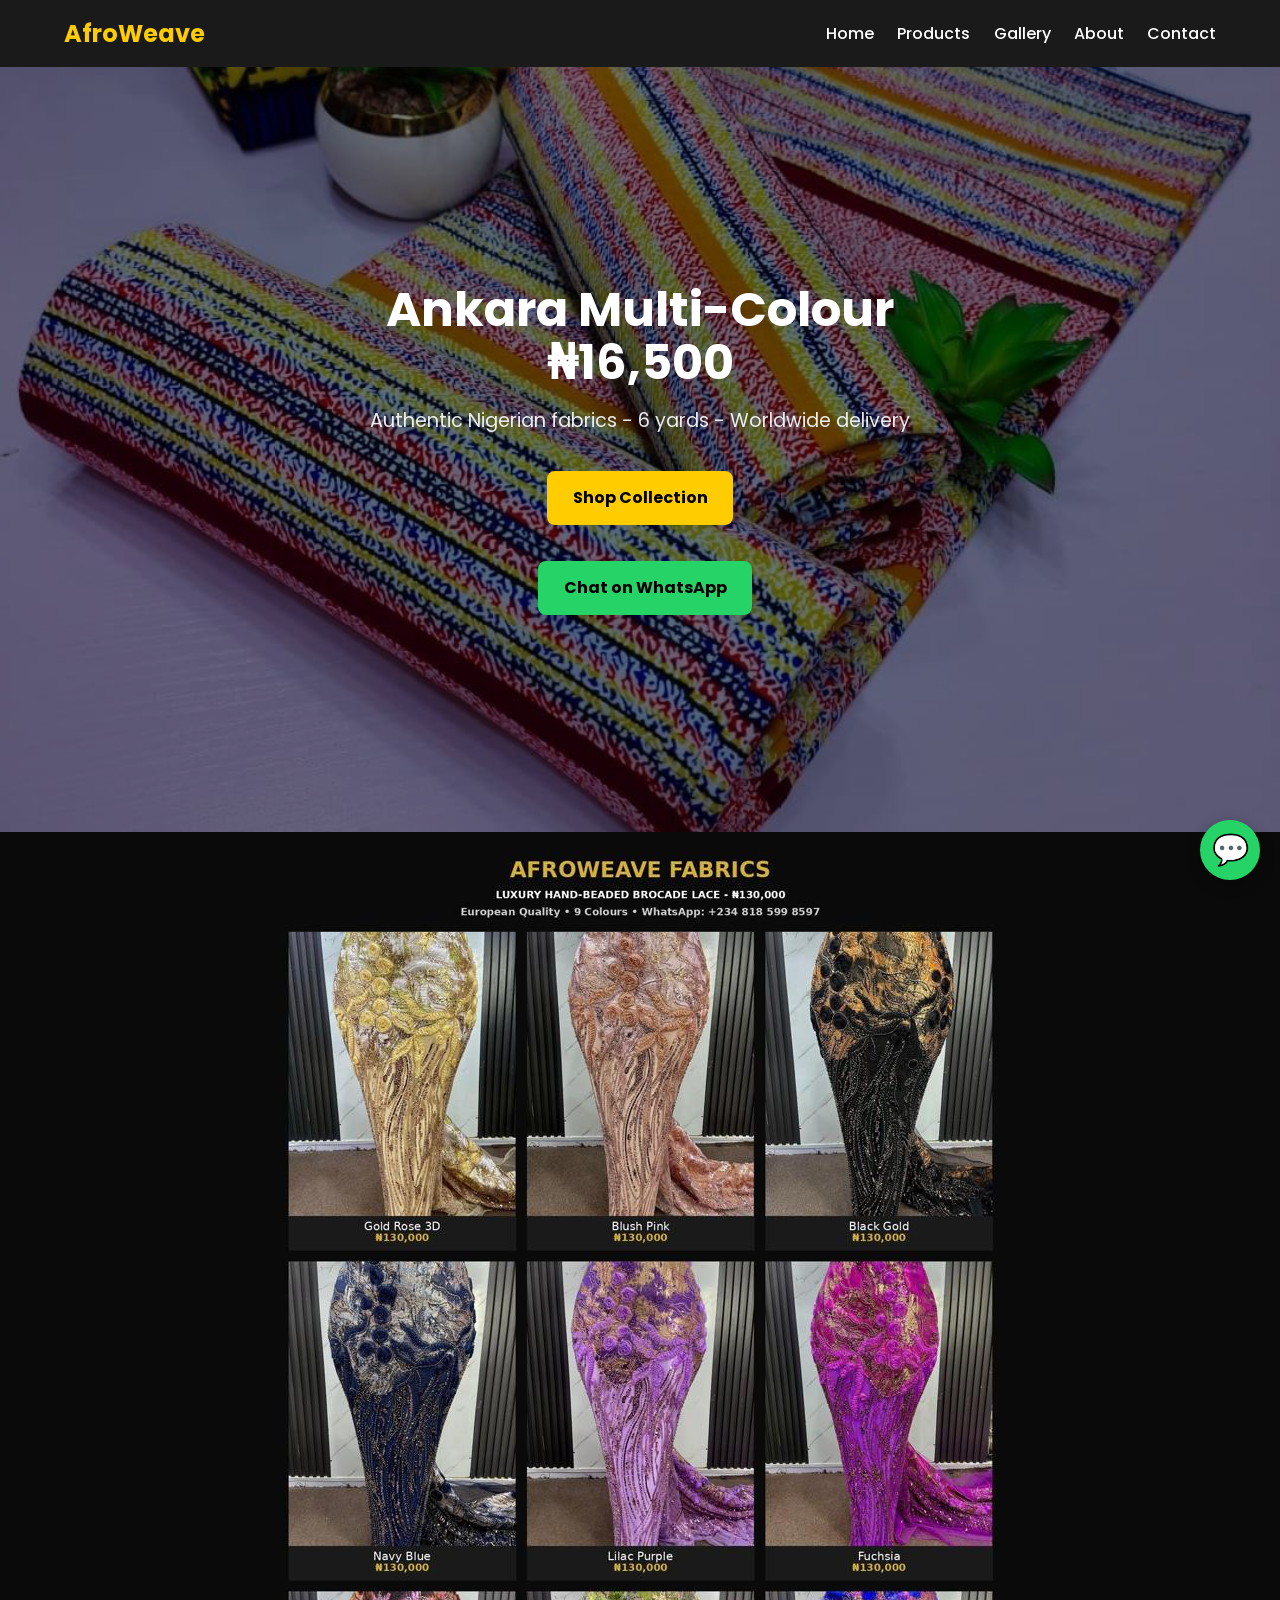
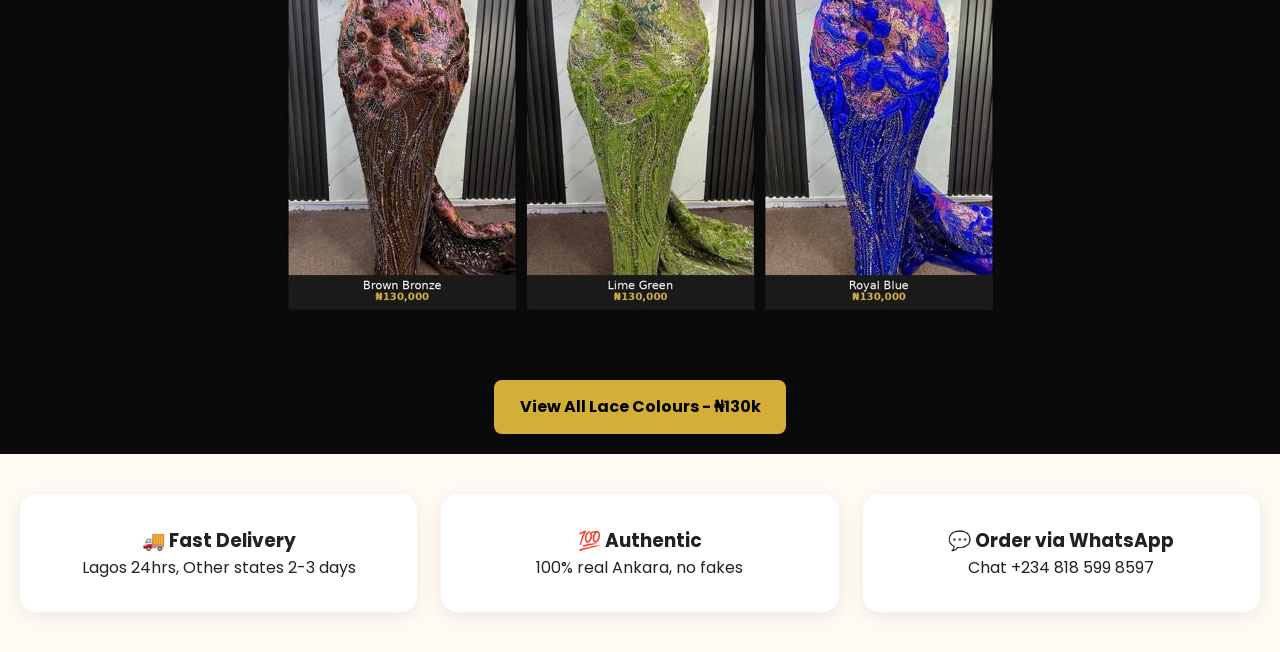
<file: index.html>
<!DOCTYPE html>
<html lang="en">
<head>
    <meta charset="UTF-8">
    <meta name="viewport" content="width=device-width, initial-scale=1.0">
    <title>AfroWeave Fabrics - Authentic Ankara, Aso Oke, Adire</title>
    <link href="https://fonts.googleapis.com/css2?family=Poppins:wght@300;400;500;600;700&display=swap" rel="stylesheet">
    <link rel="stylesheet" href="css/style.css?v=7">
</head>
<body>
    <header>
        <div class="logo">AfroWeave</div>
        <nav>
            <a href="index.html">Home</a>
            <a href="products.html">Products</a>
            <a href="gallery.html">Gallery</a>
            <a href="about.html">About</a>
            <a href="contact.html">Contact</a>
        </nav>
    </header>

    <section class="hero" style="background: linear-gradient(rgba(0,0,0,0.5), rgba(0,0,0,0.5)), url('images/ankara-multi-1.jpeg'); background-size: cover; background-position: center; min-height:85vh;">
        <h1>Ankara Multi-Colour ₦16,500</h1>
        <p>Authentic Nigerian fabrics - 6 yards - Worldwide delivery</p>
        <a href="products.html" class="btn" style="margin-top:20px;">Shop Collection</a>
        <a href="https://wa.me/2348185998597?text=Hi%20AfroWeave!%20I%20want%20to%20see%20more%20fabrics" class="btn" style="margin-top:20px; background:#25D366; margin-left:10px;">Chat on WhatsApp</a>
    </section>
<section style="padding:20px; background:#0a0a0a; text-align:center;">
  <img src="images/lace-comparison-9.jpg" alt="9 Lace Colours" style="max-width:100%; border-radius:12px;">
  <br><br>
  <a href="products.html" class="btn" style="background:#d4af37; color:#000;">View All Lace Colours - ₦130k</a>
</section>

    <section class="cards" style="padding: 40px 20px;">
        <div class="card" style="text-align:center;">
            <h3>🚚 Fast Delivery</h3><p>Lagos 24hrs, Other states 2-3 days</p>
        </div>
        <div class="card" style="text-align:center;">
            <h3>💯 Authentic</h3><p>100% real Ankara, no fakes</p>
        </div>
        <div class="card" style="text-align:center;">
            <h3>💬 Order via WhatsApp</h3><p>Chat +234 818 599 8597</p>
        </div>
    </section>

    <a class="whatsapp-float" href="https://wa.me/2348185998597?text=Hello%20AfroWeave%20Fabrics!%20I%20love%20your%20Ankara%20Multi%20collection%20✨" target="_blank">💬</a>
</body>
</html>
</file>
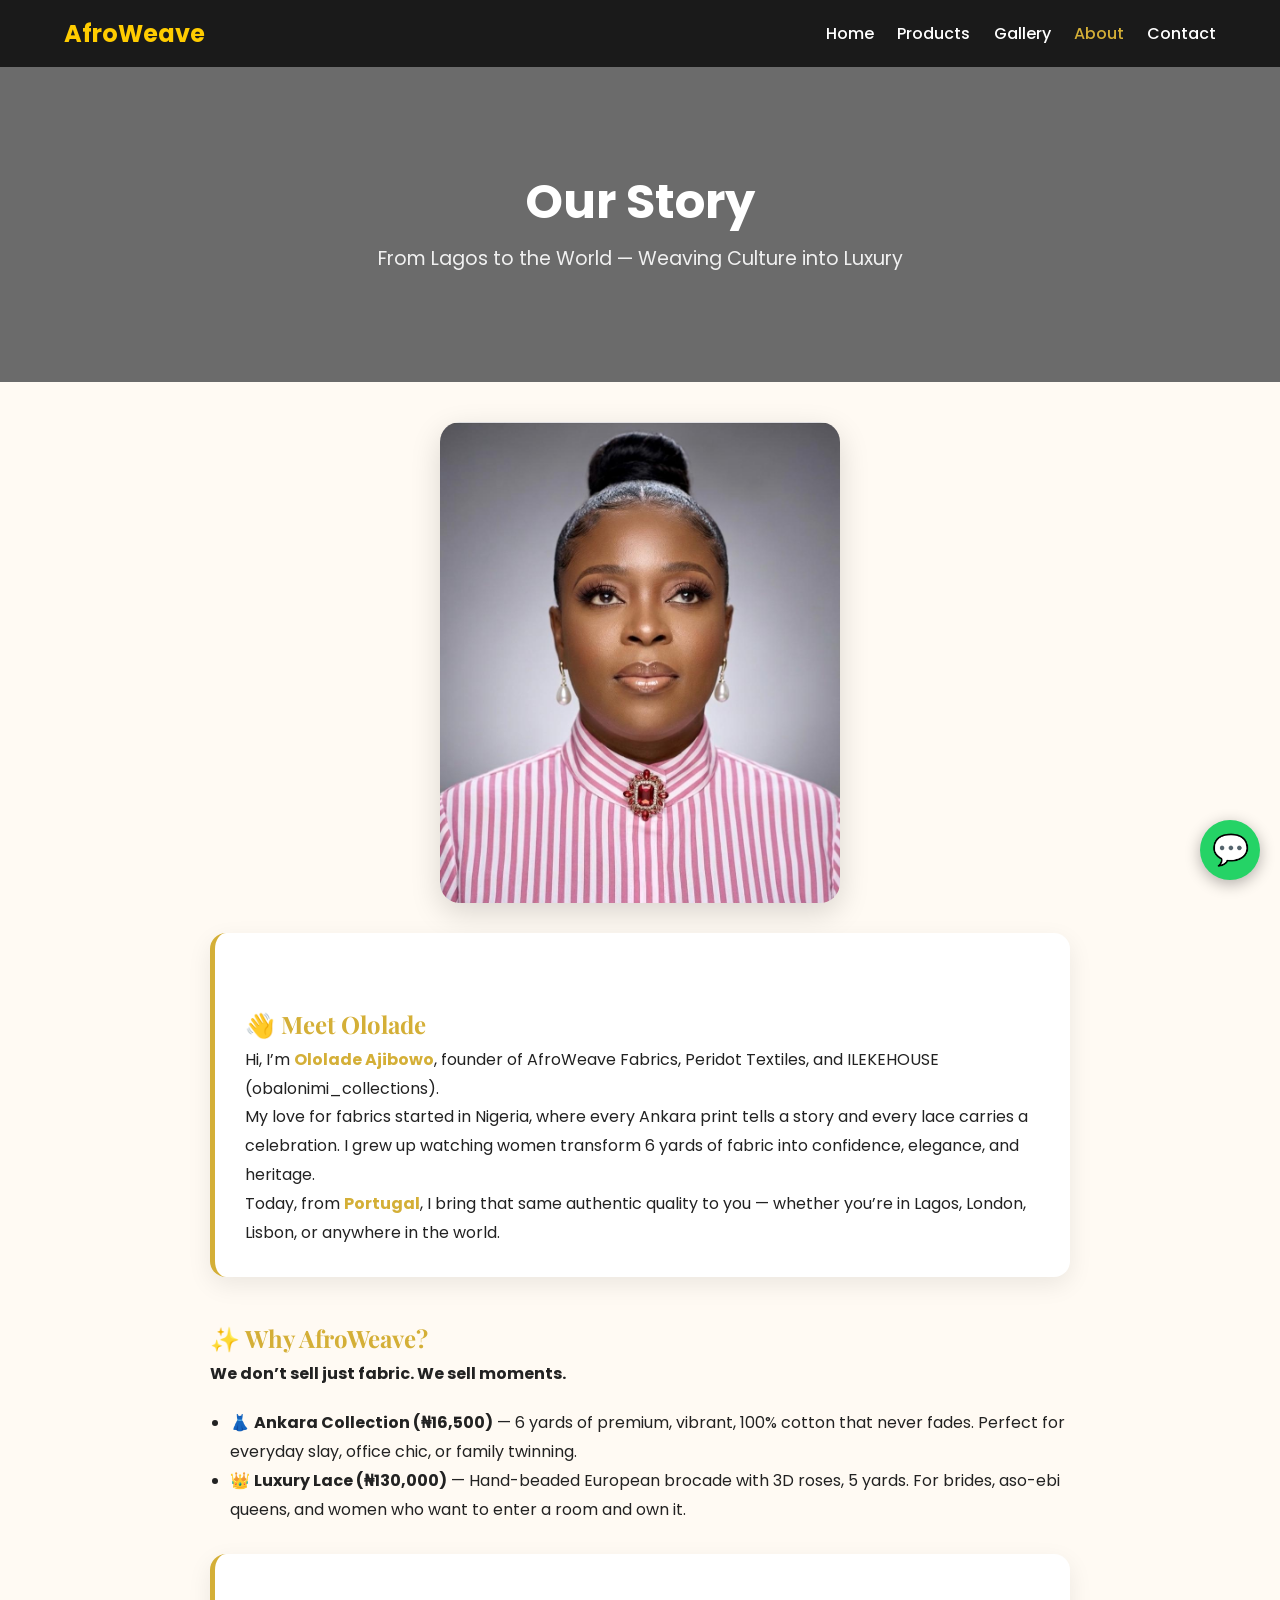
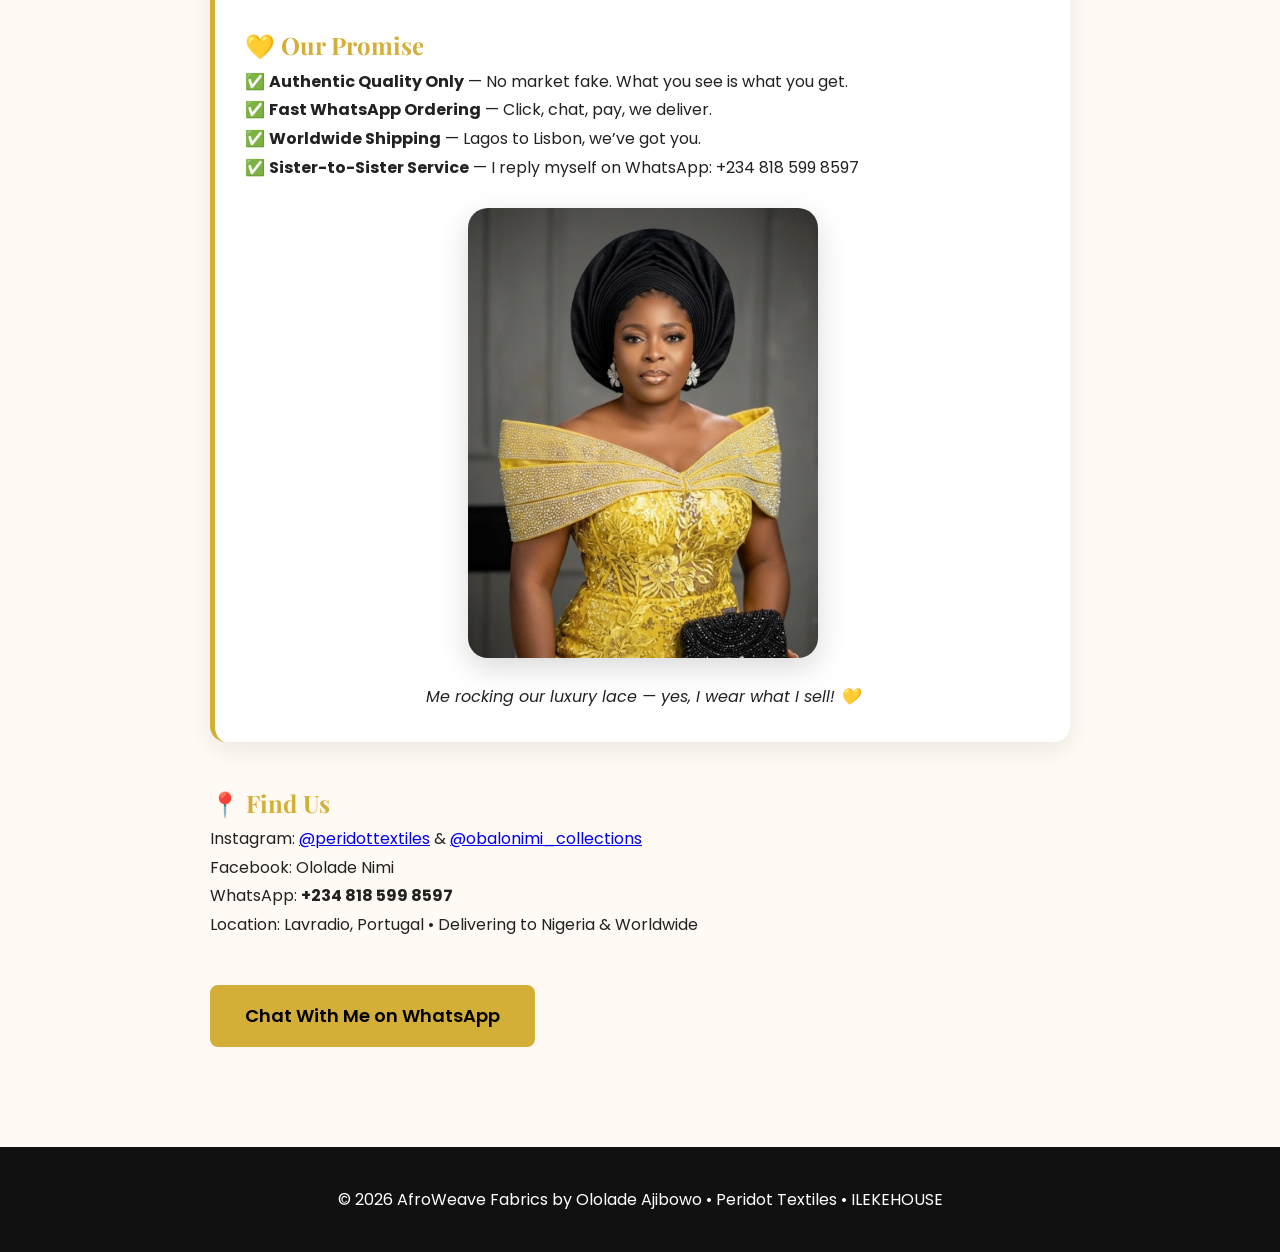
<file: about.html>
<!DOCTYPE html>
<html lang="en">
<head>
<meta charset="UTF-8">
<meta name="viewport" content="width=device-width, initial-scale=1.0">
<title>About - AfroWeave Fabrics</title>
<link href="https://fonts.googleapis.com/css2?family=Poppins:wght@300;400;500;600;700&family=Playfair+Display:wght@600;700&display=swap" rel="stylesheet">
<link rel="stylesheet" href="css/style.css?v=60">
<style>
.about-wrap{max-width:900px;margin:0 auto;padding:40px 20px;line-height:1.8;}
.about-wrap h1{font-family:'Playfair Display',serif;font-size:42px;margin-bottom:10px;}
.about-wrap h2{color:#d4af37;margin-top:40px;font-family:'Playfair Display',serif;}
.story-card{background:#fff;padding:30px;border-radius:16px;box-shadow:0 8px 24px rgba(0,0,0,0.08);margin:30px 0;border-left:5px solid #d4af37;}
.highlight{color:#d4af37;font-weight:700;}
.founder-img{width:100%;max-width:400px;border-radius:20px;display:block;margin:0 auto 25px auto;box-shadow:0 10px 30px rgba(0,0,0,0.15);}
</style>
</head>
<body>
<header>
<div class="logo">AfroWeave</div>
<nav>
<a href="index.html">Home</a>
<a href="products.html">Products</a>
<a href="gallery.html">Gallery</a>
<a href="about.html" style="color:#d4af37;">About</a>
<a href="contact.html">Contact</a>
</nav>
</header>

<section class="hero" style="min-height:35vh;">
<h1>Our Story</h1>
<p>From Lagos to the World — Weaving Culture into Luxury</p>
</section>

<div class="about-wrap">

<img src="images/founder-1.jpeg" class="founder-img" alt="Ololade Ajibowo founder of AfroWeave">

<div class="story-card">
<h2>👋 Meet Ololade</h2>
<p>Hi, I’m <span class="highlight">Ololade Ajibowo</span>, founder of AfroWeave Fabrics, Peridot Textiles, and ILEKEHOUSE (obalonimi_collections).</p>
<p>My love for fabrics started in Nigeria, where every Ankara print tells a story and every lace carries a celebration. I grew up watching women transform 6 yards of fabric into confidence, elegance, and heritage.</p>
<p>Today, from <span class="highlight">Portugal</span>, I bring that same authentic quality to you — whether you’re in Lagos, London, Lisbon, or anywhere in the world.</p>
</div>

<h2>✨ Why AfroWeave?</h2>
<p><strong>We don’t sell just fabric. We sell moments.</strong></p>
<ul style="margin:20px 0;padding-left:20px;">
<li>👗 <strong>Ankara Collection (₦16,500)</strong> — 6 yards of premium, vibrant, 100% cotton that never fades. Perfect for everyday slay, office chic, or family twinning.</li>
<li>👑 <strong>Luxury Lace (₦130,000)</strong> — Hand-beaded European brocade with 3D roses, 5 yards. For brides, aso-ebi queens, and women who want to enter a room and own it.</li>
</ul>

<div class="story-card">
<h2>💛 Our Promise</h2>
<p>✅ <strong>Authentic Quality Only</strong> — No market fake. What you see is what you get.<br>
✅ <strong>Fast WhatsApp Ordering</strong> — Click, chat, pay, we deliver.<br>
✅ <strong>Worldwide Shipping</strong> — Lagos to Lisbon, we’ve got you.<br>
✅ <strong>Sister-to-Sister Service</strong> — I reply myself on WhatsApp: +234 818 599 8597</p>

<img src="images/founder-2.jpeg" class="founder-img" style="margin-top:25px;max-width:350px;" alt="Ololade in luxury yellow lace">
<p style="text-align:center;font-style:italic;margin-top:10px;">Me rocking our luxury lace — yes, I wear what I sell! 💛</p>
</div>

<h2>📍 Find Us</h2>
<p>Instagram: <a href="https://instagram.com/peridottextiles" target="_blank">@peridottextiles</a> & <a href="https://instagram.com/obalonimi_collections" target="_blank">@obalonimi_collections</a><br>
Facebook: Ololade Nimi<br>
WhatsApp: <strong>+234 818 599 8597</strong><br>
Location: Lavradio, Portugal • Delivering to Nigeria & Worldwide</p>

<br>
<a class="btn" style="background:#d4af37;color:#000;font-size:18px;padding:15px 35px;display:inline-block;text-decoration:none;border-radius:8px;font-weight:600;" href="https://wa.me/2348185998597?text=Hi%20Ololade!%20I%20saw%20your%20story%20and%20your%20photos%20on%20AfroWeave!">Chat With Me on WhatsApp</a>

</div>

<a class="whatsapp-float" href="https://wa.me/2348185998597?text=Hello%20AfroWeave!%20I%20read%20your%20story" target="_blank">💬</a>

<footer style="text-align:center;padding:40px;background:#111;color:#fff;margin-top:60px;">
<p>© 2026 AfroWeave Fabrics by Ololade Ajibowo • Peridot Textiles • ILEKEHOUSE</p>
</footer>

</body>
</html>
</file>
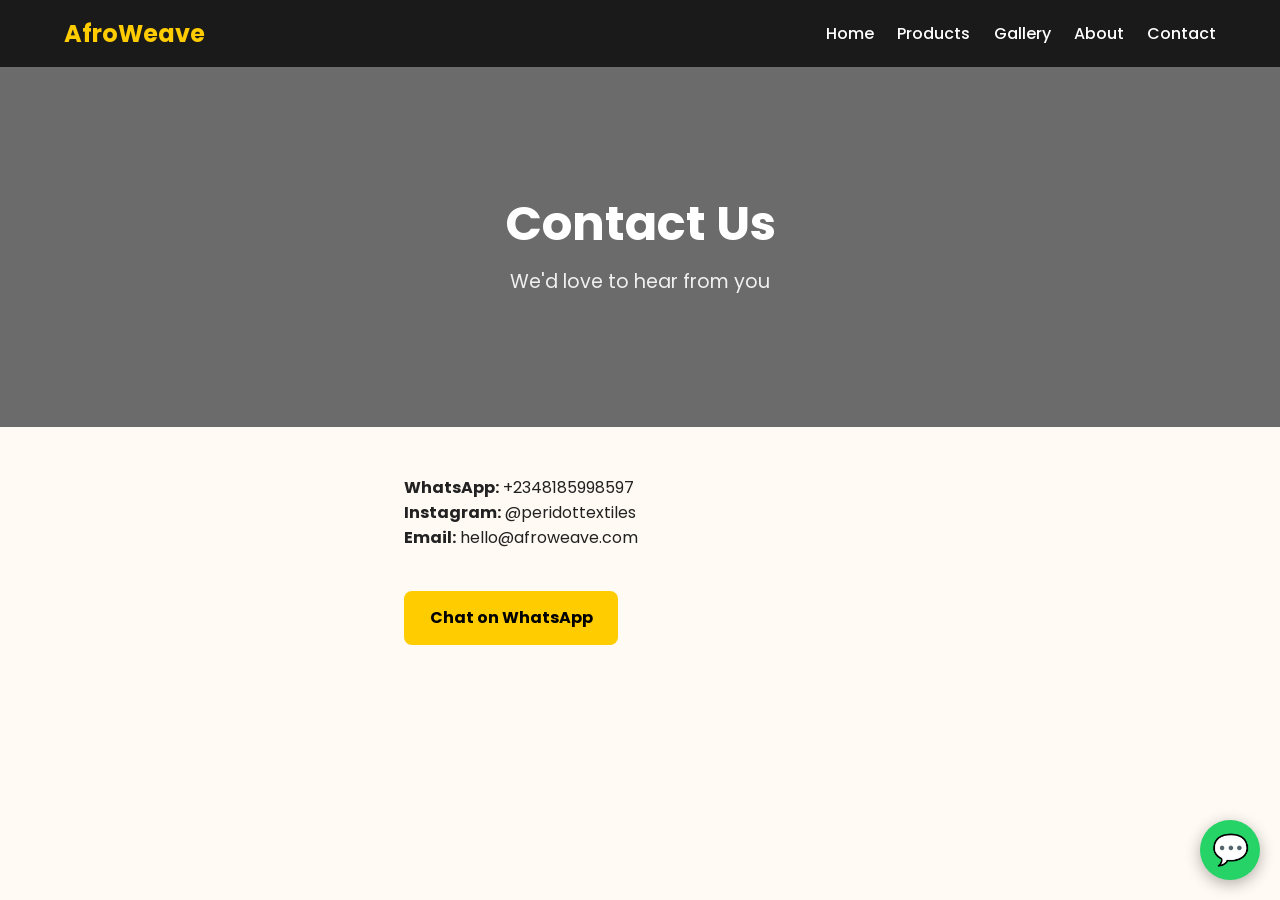
<file: contact.html>
<!DOCTYPE html>
<html lang="en">
<head>
    <meta charset="UTF-8">
    <meta name="viewport" content="width=device-width, initial-scale=1.0">
    <title>Contact - AfroWeave</title>
    <link href="https://fonts.googleapis.com/css2?family=Poppins:wght@300;400;500;600;700&display=swap" rel="stylesheet">
    <link rel="stylesheet" href="css/style.css?v=3">
</head>
<body>
    <header>
        <div class="logo">AfroWeave</div>
        <nav>
            <a href="index.html">Home</a>
            <a href="products.html">Products</a>
            <a href="gallery.html">Gallery</a>
            <a href="about.html">About</a>
            <a href="contact.html">Contact</a>
        </nav>
    </header>
    <section class="hero" style="min-height:40vh;">
        <h1>Contact Us</h1>
        <p>We'd love to hear from you</p>
    </section>
    <section style="padding:3rem 5%; max-width:600px; margin:auto;">
        <p><strong>WhatsApp:</strong> +2348185998597 </p>
        <p><strong>Instagram:</strong> @peridottextiles</p>
        <p><strong>Email:</strong> hello@afroweave.com</p>
        <br>
        <a class="btn" href="https://wa.me/2348185998597">Chat on WhatsApp</a>
    </section>
    <a class="whatsapp-float" href="https://wa.me/2348185998597?text=Hello%20AfroWeave%20Fabrics!%20I%20love%20your%20fabrics%20%E2%9C%A8" target="_blank">💬</a>
</body>
</html>
</file>
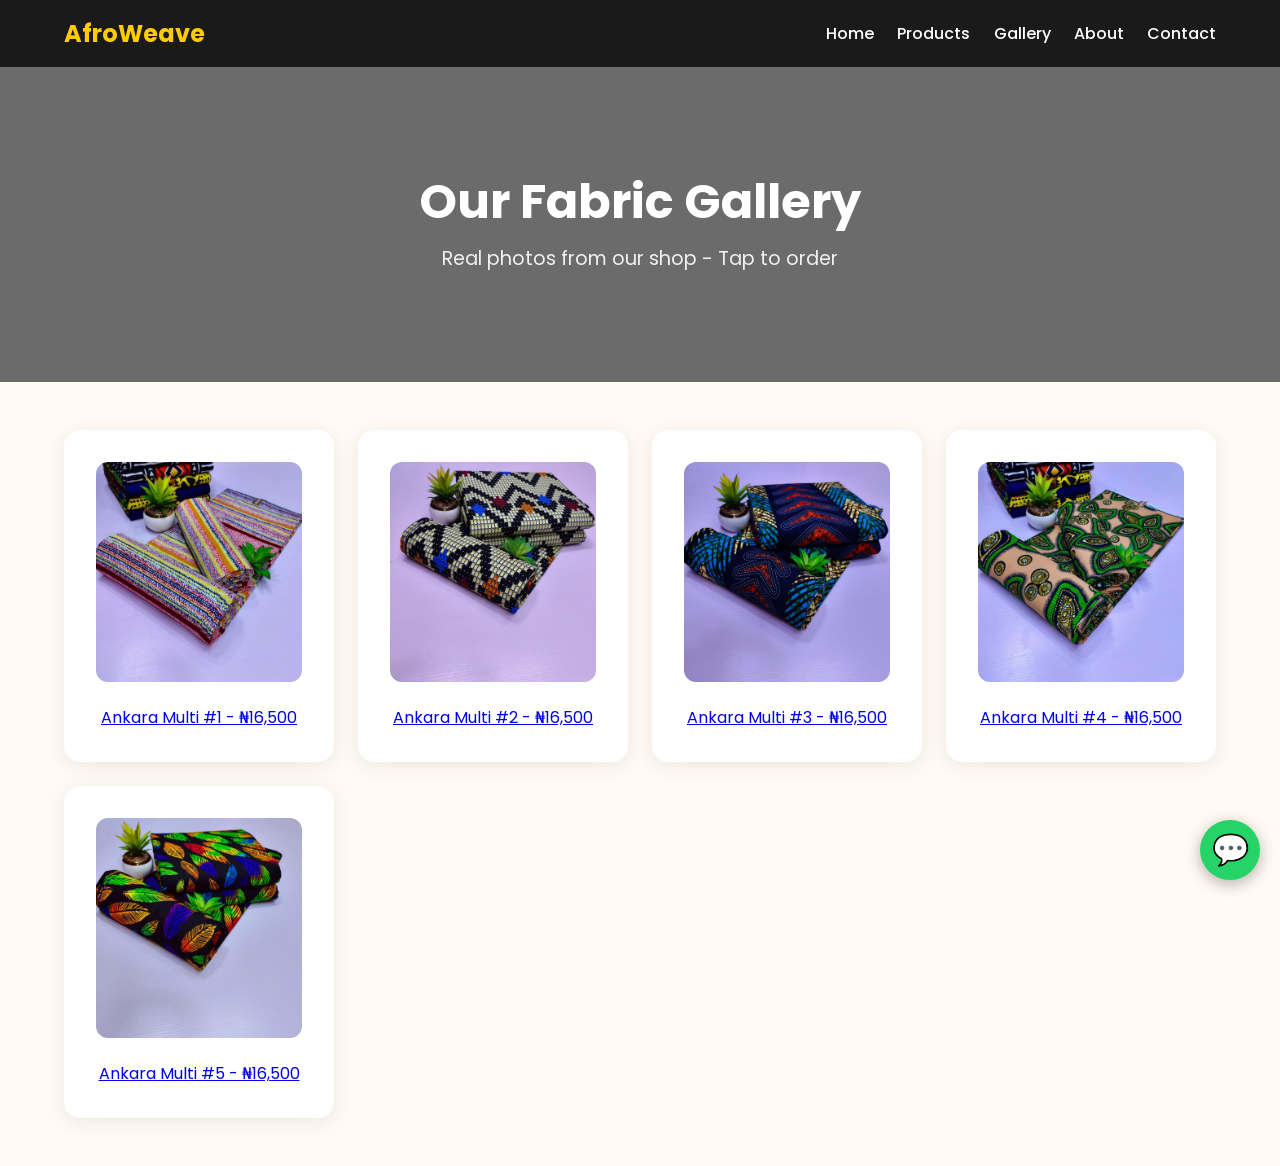
<file: gallery.html>
<!DOCTYPE html>
<html lang="en">
<head>
    <meta charset="UTF-8">
    <meta name="viewport" content="width=device-width, initial-scale=1.0">
    <title>Gallery - AfroWeave Fabrics</title>
    <link href="https://fonts.googleapis.com/css2?family=Poppins:wght@300;400;500;600;700&display=swap" rel="stylesheet">
    <link rel="stylesheet" href="css/style.css?v=7">
</head>
<body>
    <header>
        <div class="logo">AfroWeave</div>
        <nav>
            <a href="index.html">Home</a>
            <a href="products.html">Products</a>
            <a href="gallery.html">Gallery</a>
            <a href="about.html">About</a>
            <a href="contact.html">Contact</a>
        </nav>
    </header>

    <section class="hero" style="min-height:35vh;">
        <h1>Our Fabric Gallery</h1>
        <p>Real photos from our shop - Tap to order</p>
    </section>

    <section class="cards">
        <div class="card"><a href="https://wa.me/2348185998597?text=I%20want%20this%20fabric%20from%20gallery%20#1"><img src="images/ankara-multi-1.jpeg" alt="Fabric 1"><p>Ankara Multi #1 - ₦16,500</p></a></div>
        <div class="card"><a href="https://wa.me/2348185998597?text=I%20want%20this%20fabric%20from%20gallery%20#2"><img src="images/ankara-multi-2.jpeg" alt="Fabric 2"><p>Ankara Multi #2 - ₦16,500</p></a></div>
        <div class="card"><a href="https://wa.me/2348185998597?text=I%20want%20this%20fabric%20from%20gallery%20#3"><img src="images/ankara-multi-3.jpeg" alt="Fabric 3"><p>Ankara Multi #3 - ₦16,500</p></a></div>
        <div class="card"><a href="https://wa.me/2348185998597?text=I%20want%20this%20fabric%20from%20gallery%20#4"><img src="images/ankara-multi-4.jpeg" alt="Fabric 4"><p>Ankara Multi #4 - ₦16,500</p></a></div>
        <div class="card"><a href="https://wa.me/2348185998597?text=I%20want%20this%20fabric%20from%20gallery%20#5"><img src="images/ankara-multi-5.jpeg" alt="Fabric 5"><p>Ankara Multi #5 - ₦16,500</p></a></div>
    </section>

    <a class="whatsapp-float" href="https://wa.me/2348185998597?text=Hello%20AfroWeave!%20I%20saw%20your%20gallery" target="_blank">💬</a>
</body>
</html>
</file>
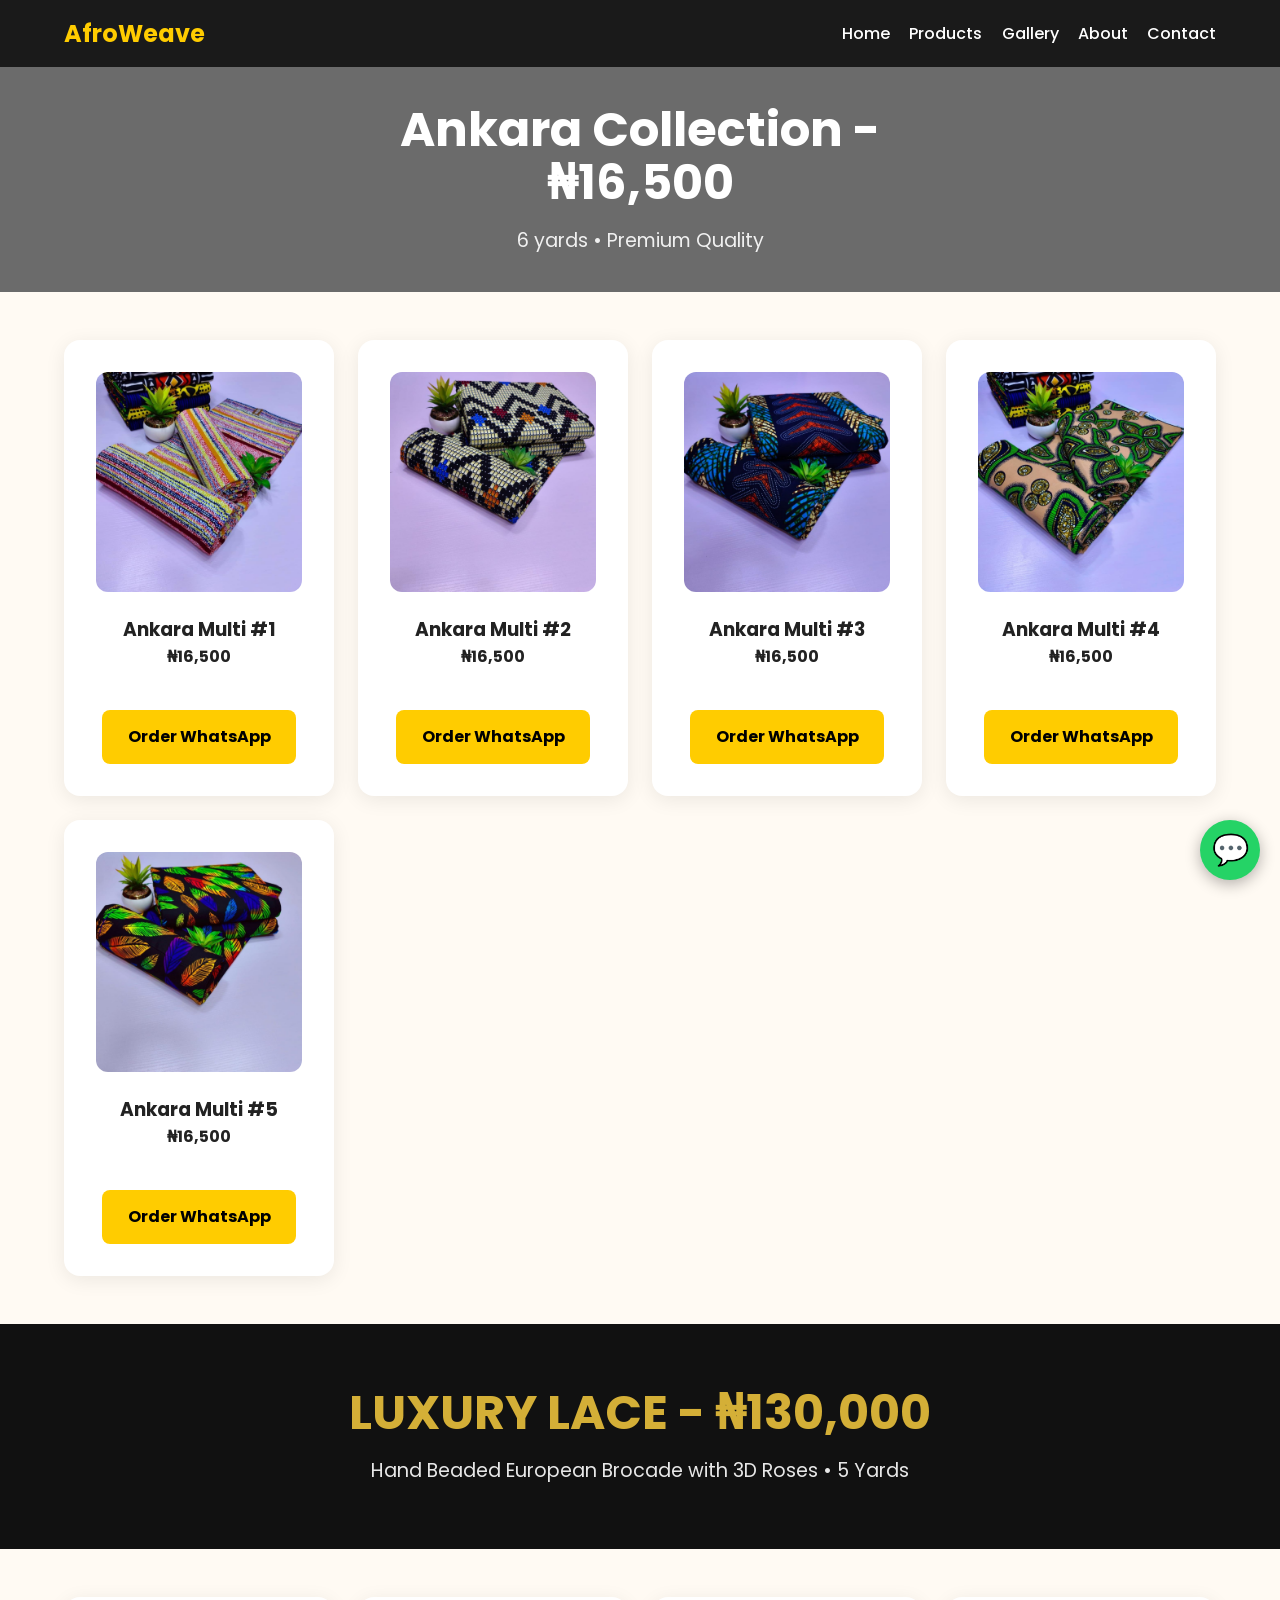
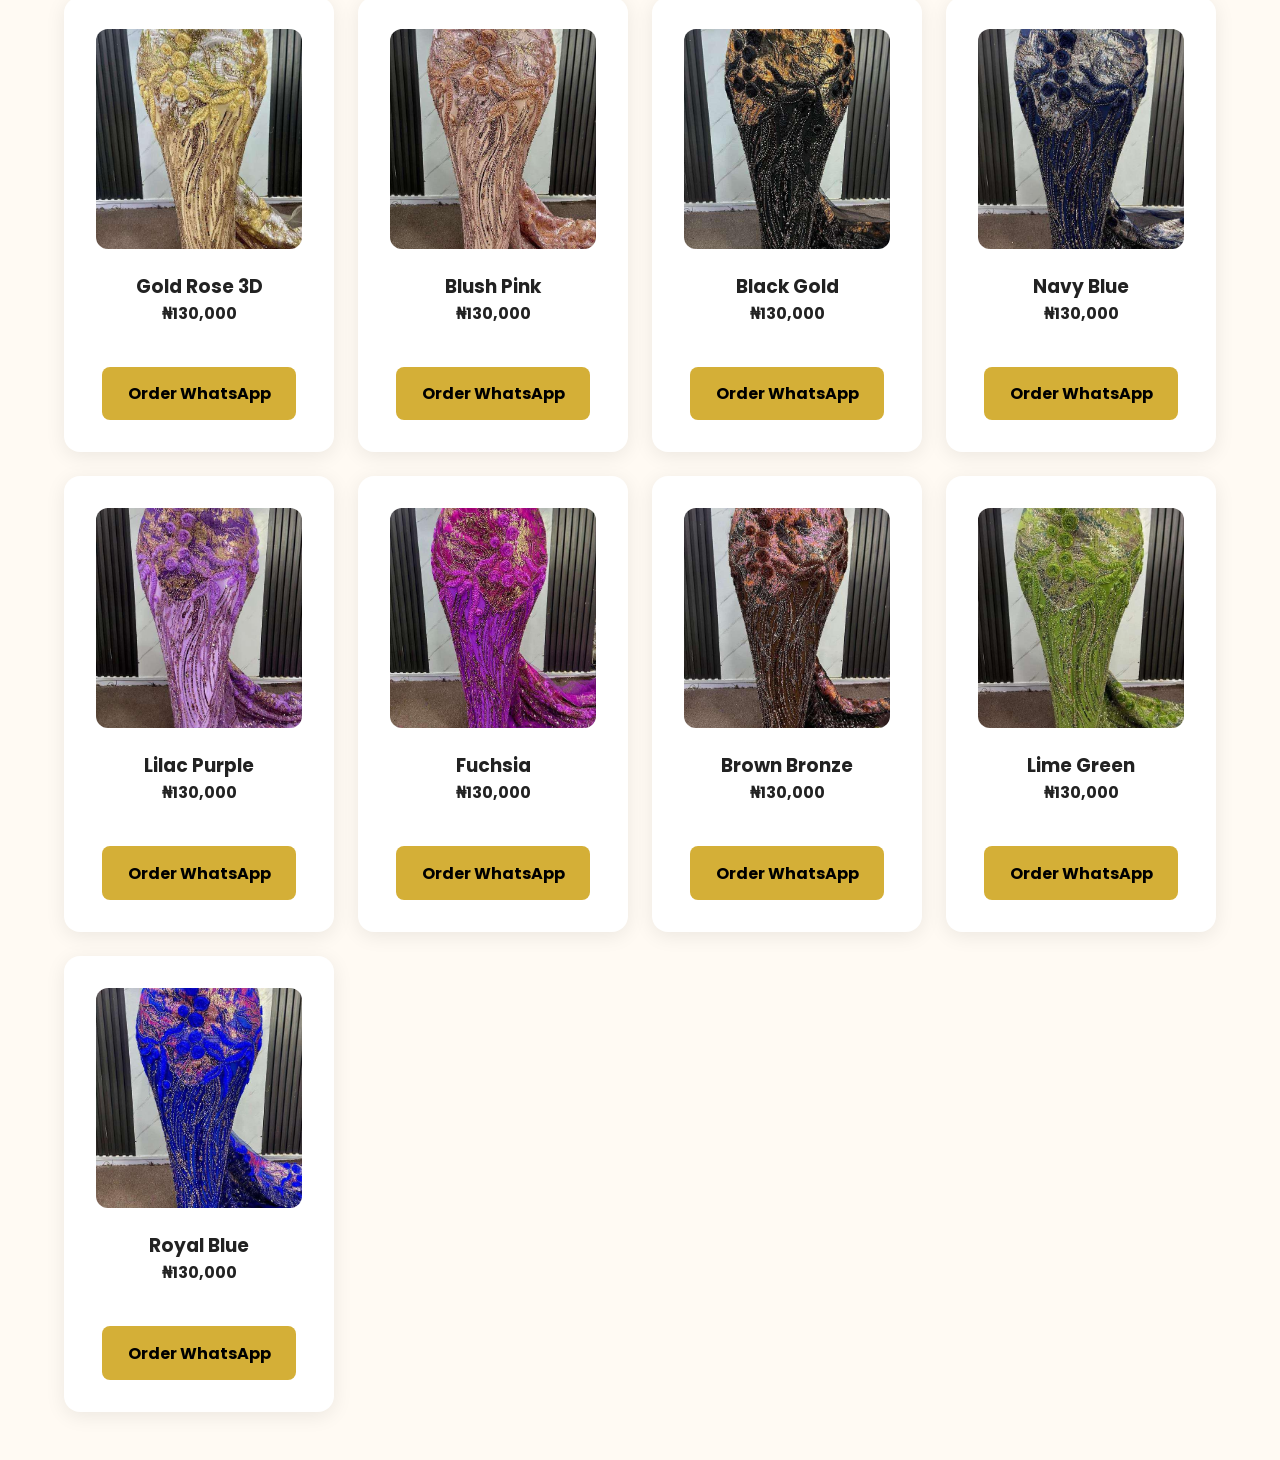
<file: products.html>
<!DOCTYPE html>
<html lang="en">
<head>
<meta charset="UTF-8"><meta name="viewport" content="width=device-width, initial-scale=1.0">
<title>Shop - AfroWeave Fabrics</title>
<link href="https://fonts.googleapis.com/css2?family=Poppins:wght@300;400;500;600;700&display=swap" rel="stylesheet">
<link rel="stylesheet" href="css/style.css?v=9">
</head>
<body>
<header><div class="logo">AfroWeave</div>
<nav><a href="index.html">Home</a><a href="products.html">Products</a><a href="gallery.html">Gallery</a><a href="about.html">About</a><a href="contact.html">Contact</a></nav>
</header>

<section class="hero" style="min-height:25vh;"><h1>Ankara Collection - ₦16,500</h1><p>6 yards • Premium Quality</p></section>
<section class="cards">
<div class="card"><img src="images/ankara-multi-1.jpeg"><h3>Ankara Multi #1</h3><strong>₦16,500</strong><br><br><a class="btn" href="https://wa.me/2348185998597?text=Hi%20AfroWeave!%20I%20want%20Ankara%20Multi%20%231%20-%20₦16500">Order WhatsApp</a></div>
<div class="card"><img src="images/ankara-multi-2.jpeg"><h3>Ankara Multi #2</h3><strong>₦16,500</strong><br><br><a class="btn" href="https://wa.me/2348185998597?text=Hi%20AfroWeave!%20I%20want%20Ankara%20Multi%20%232%20-%20₦16500">Order WhatsApp</a></div>
<div class="card"><img src="images/ankara-multi-3.jpeg"><h3>Ankara Multi #3</h3><strong>₦16,500</strong><br><br><a class="btn" href="https://wa.me/2348185998597?text=Hi%20AfroWeave!%20I%20want%20Ankara%20Multi%20%233%20-%20₦16500">Order WhatsApp</a></div>
<div class="card"><img src="images/ankara-multi-4.jpeg"><h3>Ankara Multi #4</h3><strong>₦16,500</strong><br><br><a class="btn" href="https://wa.me/2348185998597?text=Hi%20AfroWeave!%20I%20want%20Ankara%20Multi%20%234%20-%20₦16500">Order WhatsApp</a></div>
<div class="card"><img src="images/ankara-multi-5.jpeg"><h3>Ankara Multi #5</h3><strong>₦16,500</strong><br><br><a class="btn" href="https://wa.me/2348185998597?text=Hi%20AfroWeave!%20I%20want%20Ankara%20Multi%20%235%20-%20₦16500">Order WhatsApp</a></div>
</section>

<section class="hero" style="min-height:25vh; background:#111;"><h1 style="color:#d4af37;">LUXURY LACE - ₦130,000</h1><p style="color:#fff;">Hand Beaded European Brocade with 3D Roses • 5 Yards</p></section>
<section class="cards">
<div class="card"><img src="images/lace-gold-rose-3d.jpeg"><h3>Gold Rose 3D</h3><strong>₦130,000</strong><br><br><a class="btn" style="background:#d4af37; color:#000;" href="https://wa.me/2348185998597?text=Hi%20AfroWeave!%20I%20want%20LUXURY%20LACE%20Gold%20Rose%203D%20-%20₦130000">Order WhatsApp</a></div>
<div class="card"><img src="images/lace-blush-pink.jpeg"><h3>Blush Pink</h3><strong>₦130,000</strong><br><br><a class="btn" style="background:#d4af37; color:#000;" href="https://wa.me/2348185998597?text=Hi%20AfroWeave!%20I%20want%20LUXURY%20LACE%20Blush%20Pink%20-%20₦130000">Order WhatsApp</a></div>
<div class="card"><img src="images/lace-black-gold.jpeg"><h3>Black Gold</h3><strong>₦130,000</strong><br><br><a class="btn" style="background:#d4af37; color:#000;" href="https://wa.me/2348185998597?text=Hi%20AfroWeave!%20I%20want%20LUXURY%20LACE%20Black%20Gold%20-%20₦130000">Order WhatsApp</a></div>
<div class="card"><img src="images/lace-navy-blue.jpeg"><h3>Navy Blue</h3><strong>₦130,000</strong><br><br><a class="btn" style="background:#d4af37; color:#000;" href="https://wa.me/2348185998597?text=Hi%20AfroWeave!%20I%20want%20LUXURY%20LACE%20Navy%20Blue%20-%20₦130000">Order WhatsApp</a></div>
<div class="card"><img src="images/lace-lilac-purple.jpeg"><h3>Lilac Purple</h3><strong>₦130,000</strong><br><br><a class="btn" style="background:#d4af37; color:#000;" href="https://wa.me/2348185998597?text=Hi%20AfroWeave!%20I%20want%20LUXURY%20LACE%20Lilac%20Purple%20-%20₦130000">Order WhatsApp</a></div>
<div class="card"><img src="images/lace-fuchsia-magenta.jpeg"><h3>Fuchsia</h3><strong>₦130,000</strong><br><br><a class="btn" style="background:#d4af37; color:#000;" href="https://wa.me/2348185998597?text=Hi%20AfroWeave!%20I%20want%20LUXURY%20LACE%20Fuchsia%20-%20₦130000">Order WhatsApp</a></div>
<div class="card"><img src="images/lace-brown-bronze.jpeg"><h3>Brown Bronze</h3><strong>₦130,000</strong><br><br><a class="btn" style="background:#d4af37; color:#000;" href="https://wa.me/2348185998597?text=Hi%20AfroWeave!%20I%20want%20LUXURY%20LACE%20Brown%20Bronze%20-%20₦130000">Order WhatsApp</a></div>
<div class="card"><img src="images/lace-lime-green.jpeg"><h3>Lime Green</h3><strong>₦130,000</strong><br><br><a class="btn" style="background:#d4af37; color:#000;" href="https://wa.me/2348185998597?text=Hi%20AfroWeave!%20I%20want%20LUXURY%20LACE%20Lime%20Green%20-%20₦130000">Order WhatsApp</a></div>
<div class="card"><img src="images/lace-royal-blue.jpeg"><h3>Royal Blue</h3><strong>₦130,000</strong><br><br><a class="btn" style="background:#d4af37; color:#000;" href="https://wa.me/2348185998597?text=Hi%20AfroWeave!%20I%20want%20LUXURY%20LACE%20Royal%20Blue%20-%20₦130000">Order WhatsApp</a></div>
</section>

<a class="whatsapp-float" href="https://wa.me/2348185998597?text=Hello%20AfroWeave!%20I%20want%20to%20shop%20your%20Luxury%20Lace" target="_blank">💬</a>
</body>
</html>
</file>
<file: css/style.css>
* {
  margin: 0;
  padding: 0;
  box-sizing: border-box;
  font-family: 'Poppins', sans-serif;
}

body {
  background: #fffaf3;
  color: #222;
}

header {
  background: #1a1a1a;
  color: white;
  padding: 1rem 5%;
  display: flex;
  justify-content: space-between;
  align-items: center;
}

.logo {
  font-weight: 700;
  font-size: 1.5rem;
  color: #ffcc00;
}

nav a {
  color: white;
  text-decoration: none;
  margin-left: 1.2rem;
  font-weight: 500;
}
nav a:hover {
  color: #ffcc00;
}

.hero {
  min-height: 80vh;
  background: #6b6b6b;
  color: white;
  display: flex;
  flex-direction: column;
  justify-content: center;
  align-items: center;
  text-align: center;
  padding: 2rem;
  gap: 1rem;
}

.hero h1 {
  font-size: 3rem;
  line-height: 1.1;
  max-width: 600px;
}

.hero p {
  font-size: 1.2rem;
  max-width: 600px;
  opacity: 0.9;
}

.btn {
  background: #ffcc00;
  color: #000;
  padding: 0.9rem 1.6rem;
  border-radius: 8px;
  text-decoration: none;
  font-weight: 700;
  margin-top: 1rem;
  display: inline-block;
}

.cards {
  display: grid;
  grid-template-columns: repeat(auto-fit, minmax(250px, 1fr));
  gap: 1.5rem;
  padding: 3rem 5%;
}

.card {
  background: white;
  padding: 2rem;
  border-radius: 16px;
  box-shadow: 0 4px 20px rgba(0,0,0,0.08);
  text-align: center;
}
/* Product images */
.card img {
  width: 100%;
  height: 220px;
  object-fit: cover;
  border-radius: 12px;
  margin-bottom: 1rem;
}

/* Floating WhatsApp button */
.whatsapp-float {
  position: fixed;
  bottom: 20px;
  right: 20px;
  background: #25D366;
  color: white;
  width: 60px;
  height: 60px;
  border-radius: 50%;
  display: flex;
  align-items: center;
  justify-content: center;
  font-size: 30px;
  text-decoration: none;
  box-shadow: 0 4px 15px rgba(0,0,0,0.3);
  z-index: 9999;
}
.whatsapp-float:hover {
  background: #128C7E;
}
</file>
